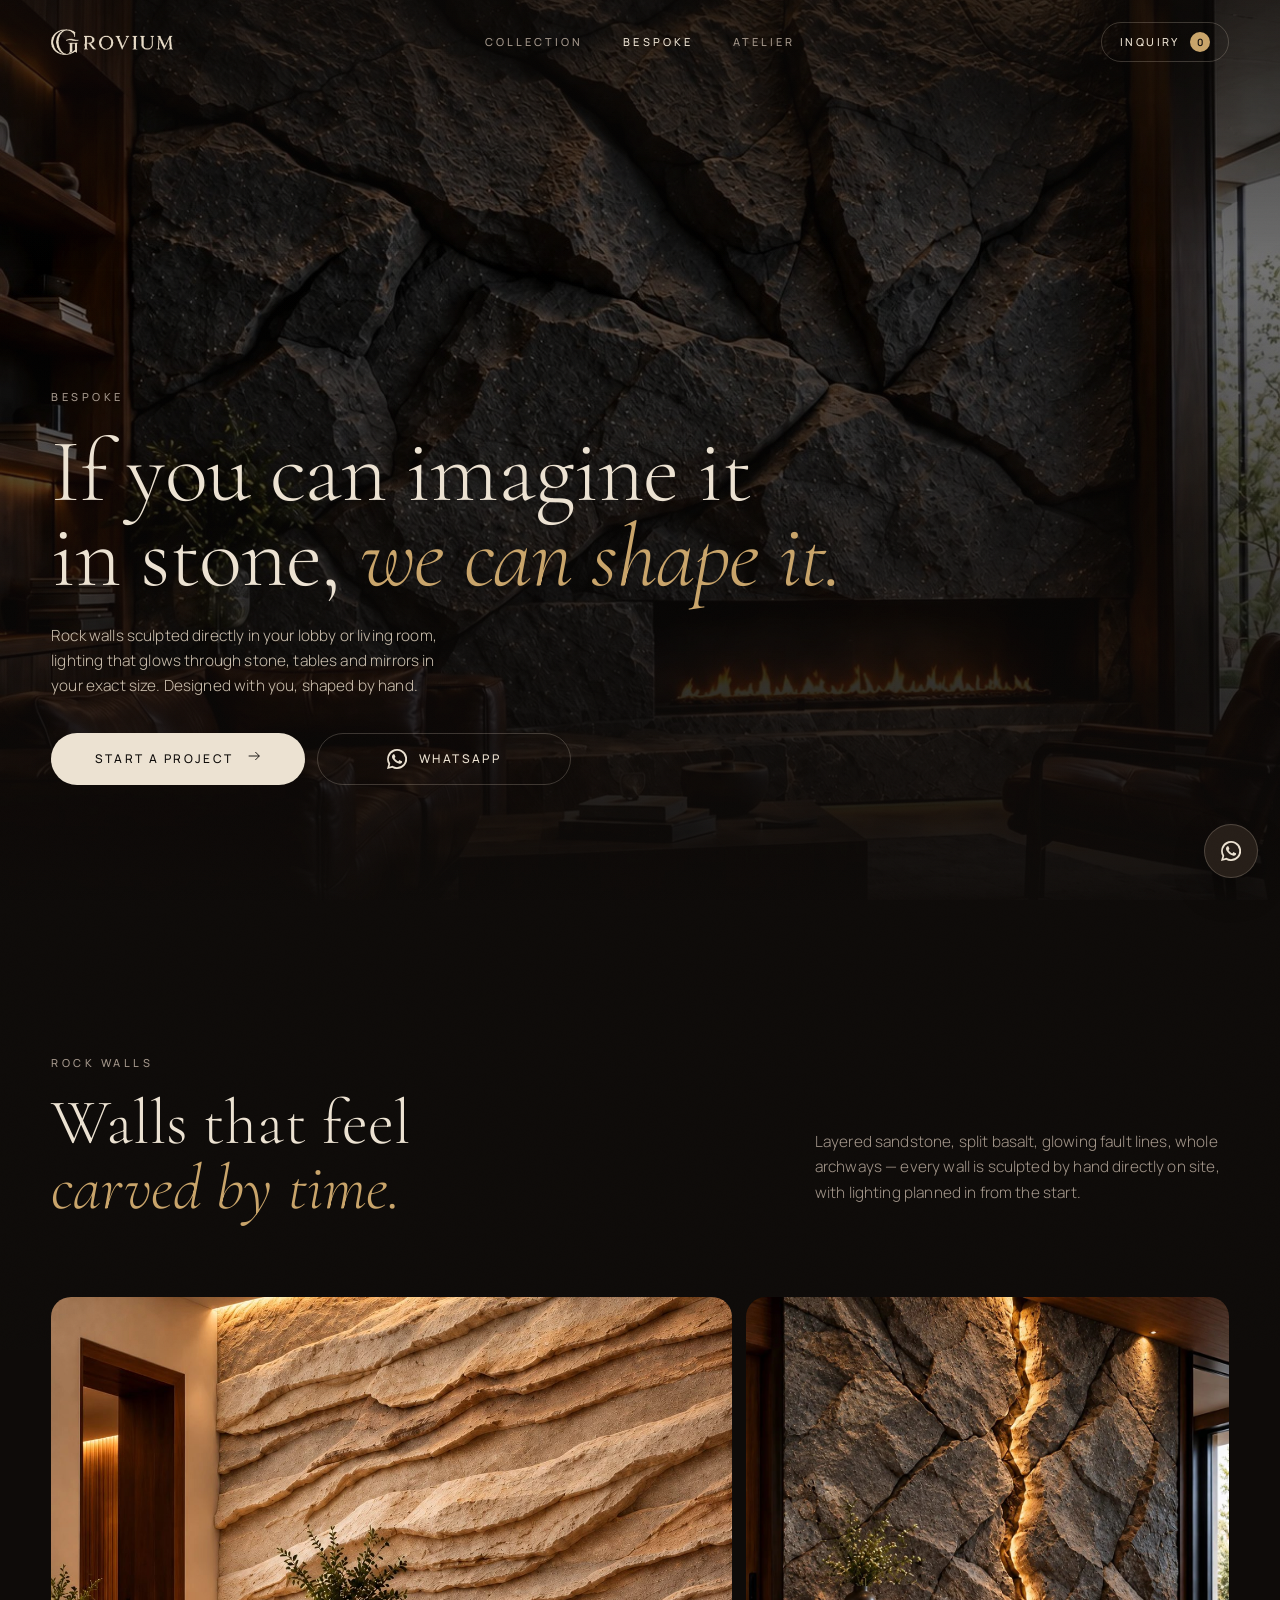
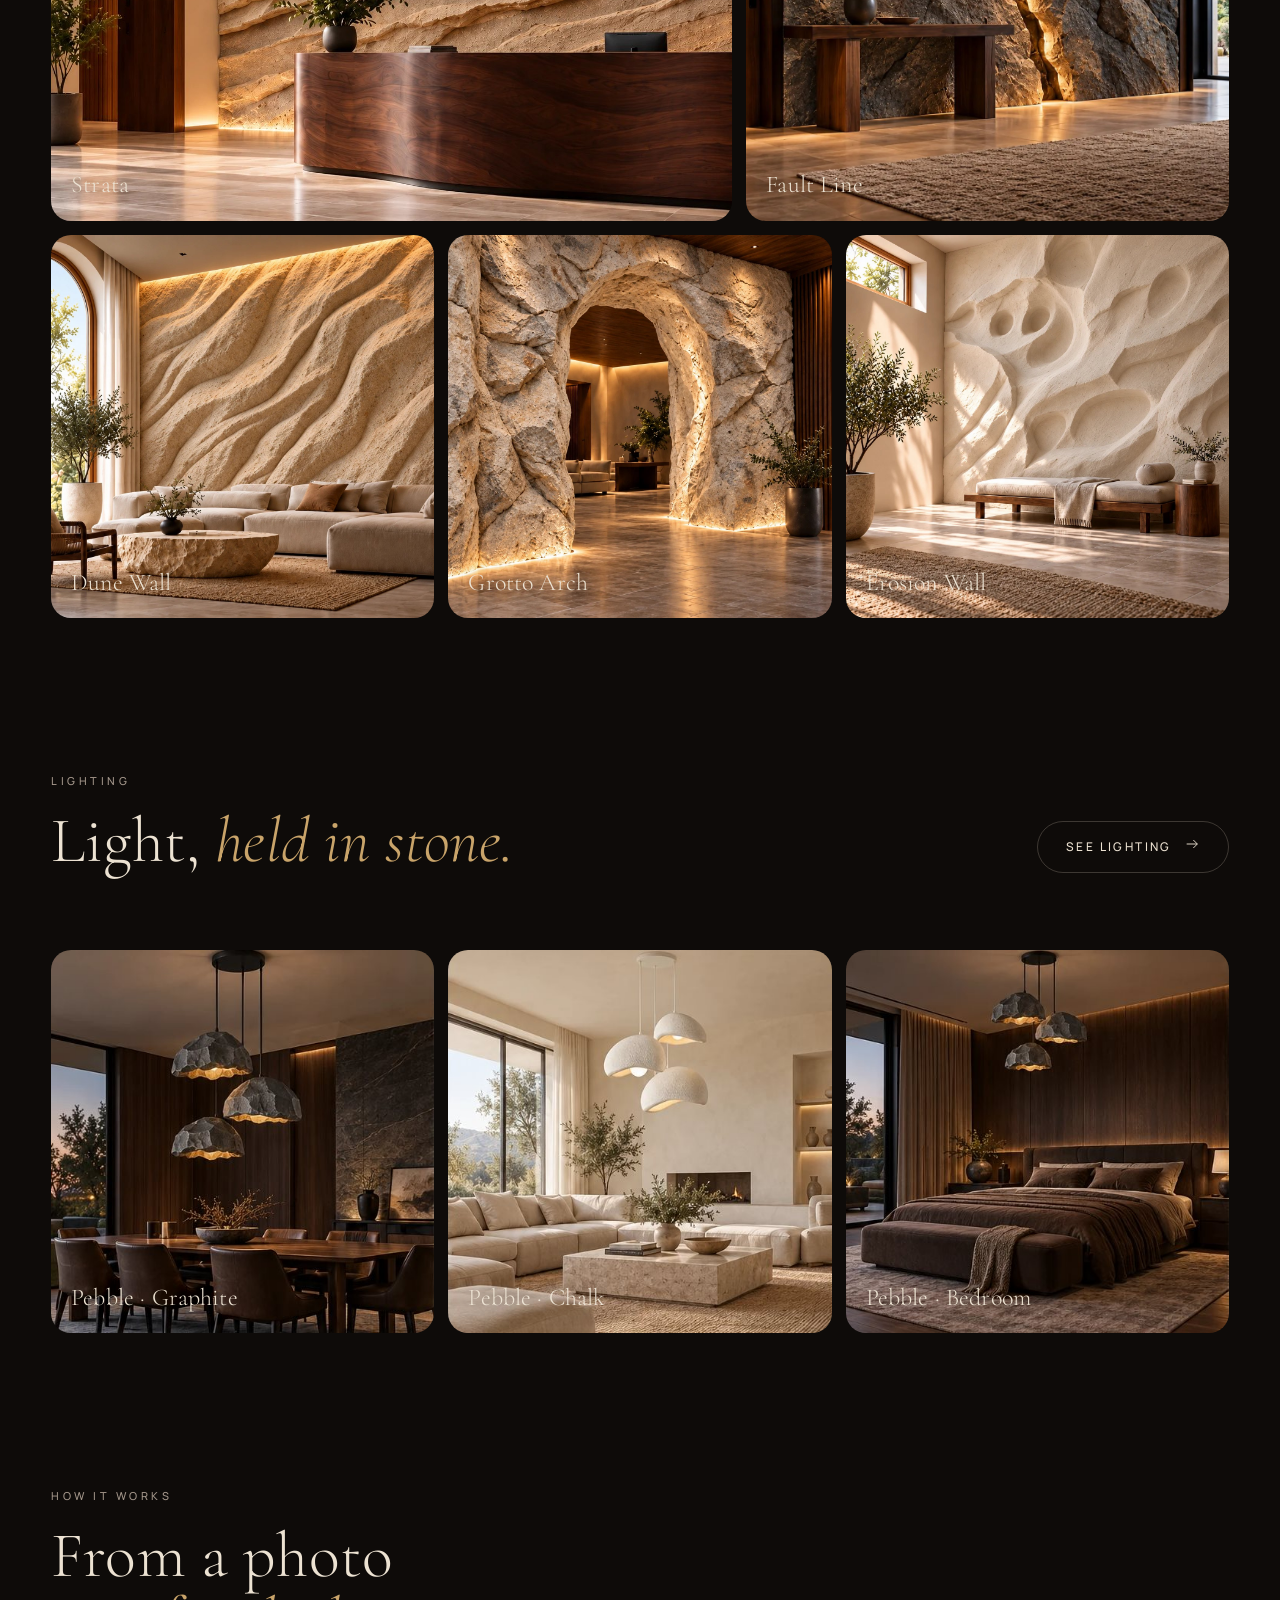
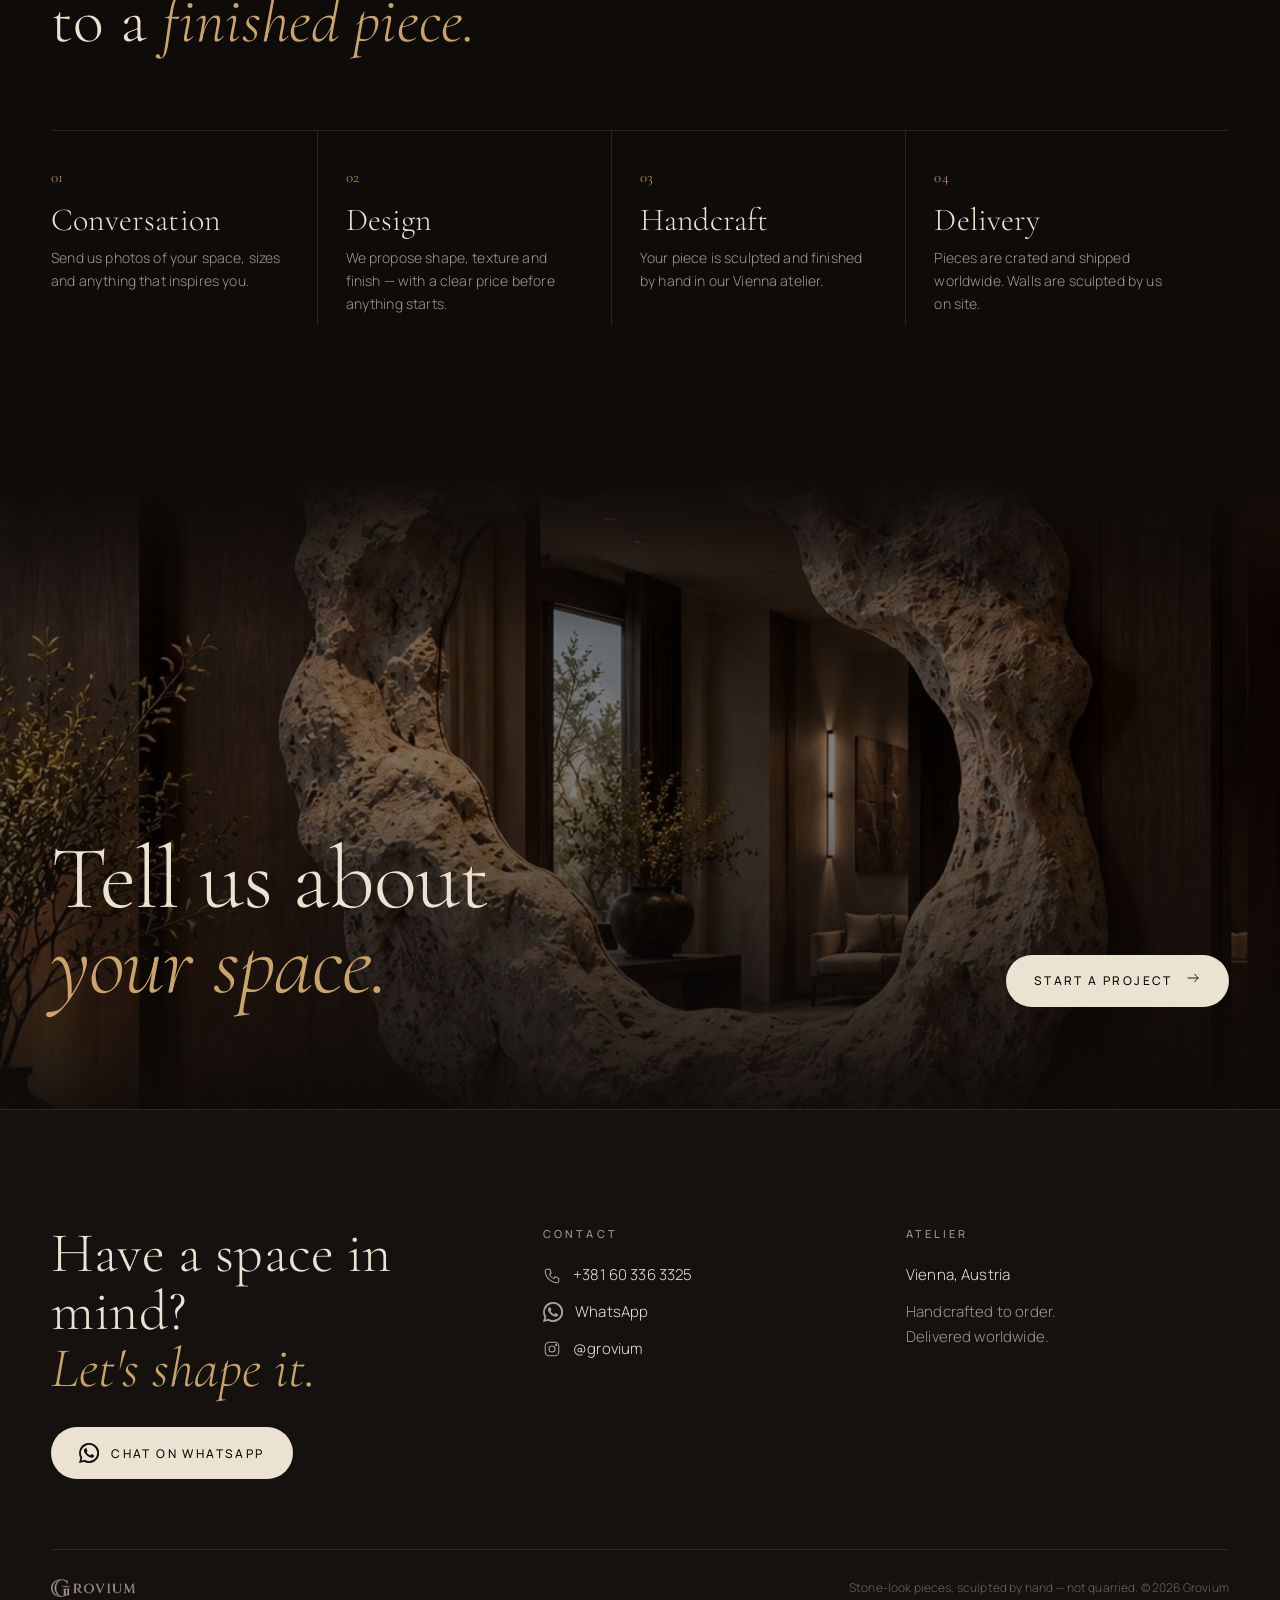
<file: bespoke.html>
<!doctype html>
<html lang="en">
<head>
  <meta charset="utf-8">
  <meta name="viewport" content="width=device-width, initial-scale=1">
  <title>Bespoke — Grovium</title>
  <meta name="description" content="Rock walls, sculptural lighting and stone-look furniture made to measure — designed with you, sculpted by hand in Vienna.">
  <link rel="icon" href="assets/img/logo-light.png">
  <link rel="preconnect" href="https://fonts.googleapis.com">
  <link rel="preconnect" href="https://fonts.gstatic.com" crossorigin>
  <link href="https://fonts.googleapis.com/css2?family=Cormorant+Garamond:ital,wght@0,300;0,400;0,500;1,300;1,400&family=Manrope:wght@300;400;500;600&display=swap" rel="stylesheet">
  <link rel="stylesheet" href="assets/css/style.css">
</head>
<body data-page="bespoke">

<main>
  <section class="bespoke-hero">
    <div class="bg"><img src="assets/img/wall-2.jpg" alt="Dark sculpted rock wall around a fireplace"></div>
    <div class="content">
      <span class="eyebrow reveal">Bespoke</span>
      <h1 class="h-display reveal reveal-d1" style="margin-top:20px">If you can imagine it<br>in stone, <em>we can shape it.</em></h1>
      <p class="lead reveal reveal-d2">Rock walls sculpted directly in your lobby or living room, lighting that glows through stone, tables and mirrors in your exact size. Designed with you, shaped by hand.</p>
      <div class="p-actions reveal reveal-d3" style="margin-top:34px;max-width:520px">
        <button class="btn btn-solid" data-open-inquiry>Start a project <span class="arrow"></span></button>
        <a class="btn btn-ghost" id="wa-cta" target="_blank" rel="noopener"></a>
      </div>
    </div>
  </section>

  <section class="section" id="walls">
    <div class="section-head">
      <div class="reveal"><span class="eyebrow">Rock walls</span><h2 class="h-section">Walls that feel<br><em>carved by time.</em></h2></div>
      <p class="lead reveal reveal-d1">Layered sandstone, split basalt, glowing fault lines, whole archways — every wall is sculpted by hand directly on site, with lighting planned in from the start.</p>
    </div>
    <div class="wall-grid">
      <figure class="a reveal"><img src="assets/img/wall-3.jpg" alt="Layered sandstone wall behind a walnut reception desk" loading="lazy"><figcaption>Strata</figcaption></figure>
      <figure class="b reveal reveal-d1"><img src="assets/img/wall-6.jpg" alt="Dark rock wall split by a vein of light" loading="lazy"><figcaption>Fault Line</figcaption></figure>
      <figure class="c reveal"><img src="assets/img/wall-1.jpg" alt="Wind-carved beige wall in a living room" loading="lazy"><figcaption>Dune Wall</figcaption></figure>
      <figure class="d reveal reveal-d1"><img src="assets/img/wall-4.jpg" alt="Sculpted rock archway" loading="lazy"><figcaption>Grotto Arch</figcaption></figure>
      <figure class="e reveal reveal-d2"><img src="assets/img/wall-5.jpg" alt="Eroded pale rock wall above a bench" loading="lazy"><figcaption>Erosion Wall</figcaption></figure>
    </div>
  </section>

  <section class="section" id="lighting" style="padding-top:0">
    <div class="section-head">
      <div class="reveal"><span class="eyebrow">Lighting</span><h2 class="h-section">Light, <em>held in stone.</em></h2></div>
      <a class="btn btn-ghost reveal reveal-d1" href="collection.html?cat=lighting">See lighting <span class="arrow"></span></a>
    </div>
    <div class="wall-grid">
      <figure class="c reveal"><img src="assets/img/light-1.jpg" alt="Graphite pendant trio over a dining table" loading="lazy"><figcaption>Pebble · Graphite</figcaption></figure>
      <figure class="d reveal reveal-d1"><img src="assets/img/light-4.jpg" alt="Chalk pendant trio in a bright living room" loading="lazy"><figcaption>Pebble · Chalk</figcaption></figure>
      <figure class="e reveal reveal-d2"><img src="assets/img/light-5.jpg" alt="Graphite pendants in a dark bedroom" loading="lazy"><figcaption>Pebble · Bedroom</figcaption></figure>
    </div>
  </section>

  <section class="section" style="padding-top:0">
    <div class="section-head">
      <div class="reveal"><span class="eyebrow">How it works</span><h2 class="h-section">From a photo<br>to a <em>finished piece.</em></h2></div>
    </div>
    <div class="steps">
      <div class="step reveal"><span class="num">01</span><h3>Conversation</h3><p>Send us photos of your space, sizes and anything that inspires you.</p></div>
      <div class="step reveal reveal-d1"><span class="num">02</span><h3>Design</h3><p>We propose shape, texture and finish — with a clear price before anything starts.</p></div>
      <div class="step reveal reveal-d2"><span class="num">03</span><h3>Handcraft</h3><p>Your piece is sculpted and finished by hand in our Vienna atelier.</p></div>
      <div class="step reveal reveal-d3"><span class="num">04</span><h3>Delivery</h3><p>Pieces are crated and shipped worldwide. Walls are sculpted by us on site.</p></div>
    </div>
  </section>

  <section class="bespoke-band" style="min-height:70vh">
    <div class="bg"><img src="assets/img/grotto-room.jpg" alt="" loading="lazy" style="object-position:center 30%"></div>
    <div class="content">
      <h2 class="h-display reveal">Tell us about<br><em>your space.</em></h2>
      <button class="btn btn-solid reveal reveal-d1" data-open-inquiry>Start a project <span class="arrow"></span></button>
    </div>
  </section>
</main>

<script type="module">
  import { ICON, waLink, fillIcons } from './assets/js/app.js';
  const wa = document.getElementById('wa-cta');
  wa.href = waLink('Hello Grovium, I have a bespoke project in mind: ');
  wa.innerHTML = `${ICON.wa} WhatsApp`;
  fillIcons();
</script>
</body>
</html>
</file>
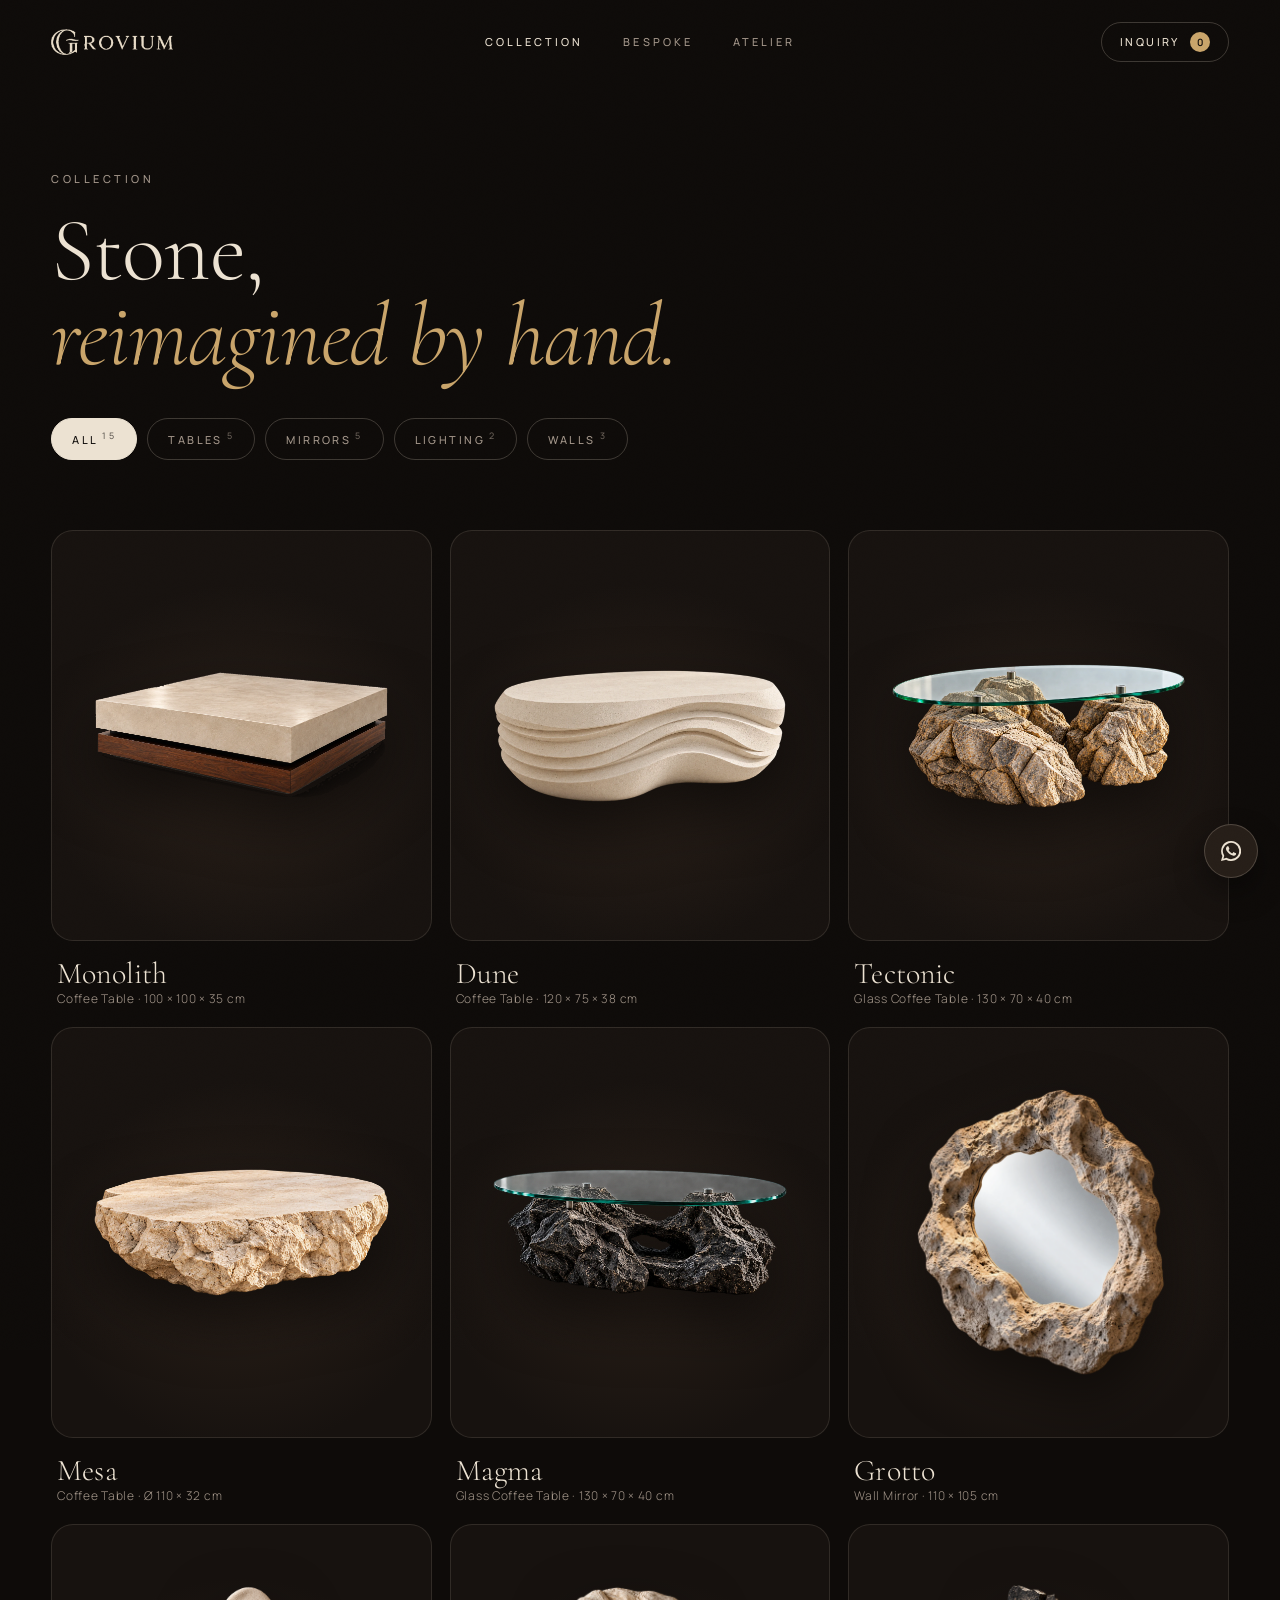
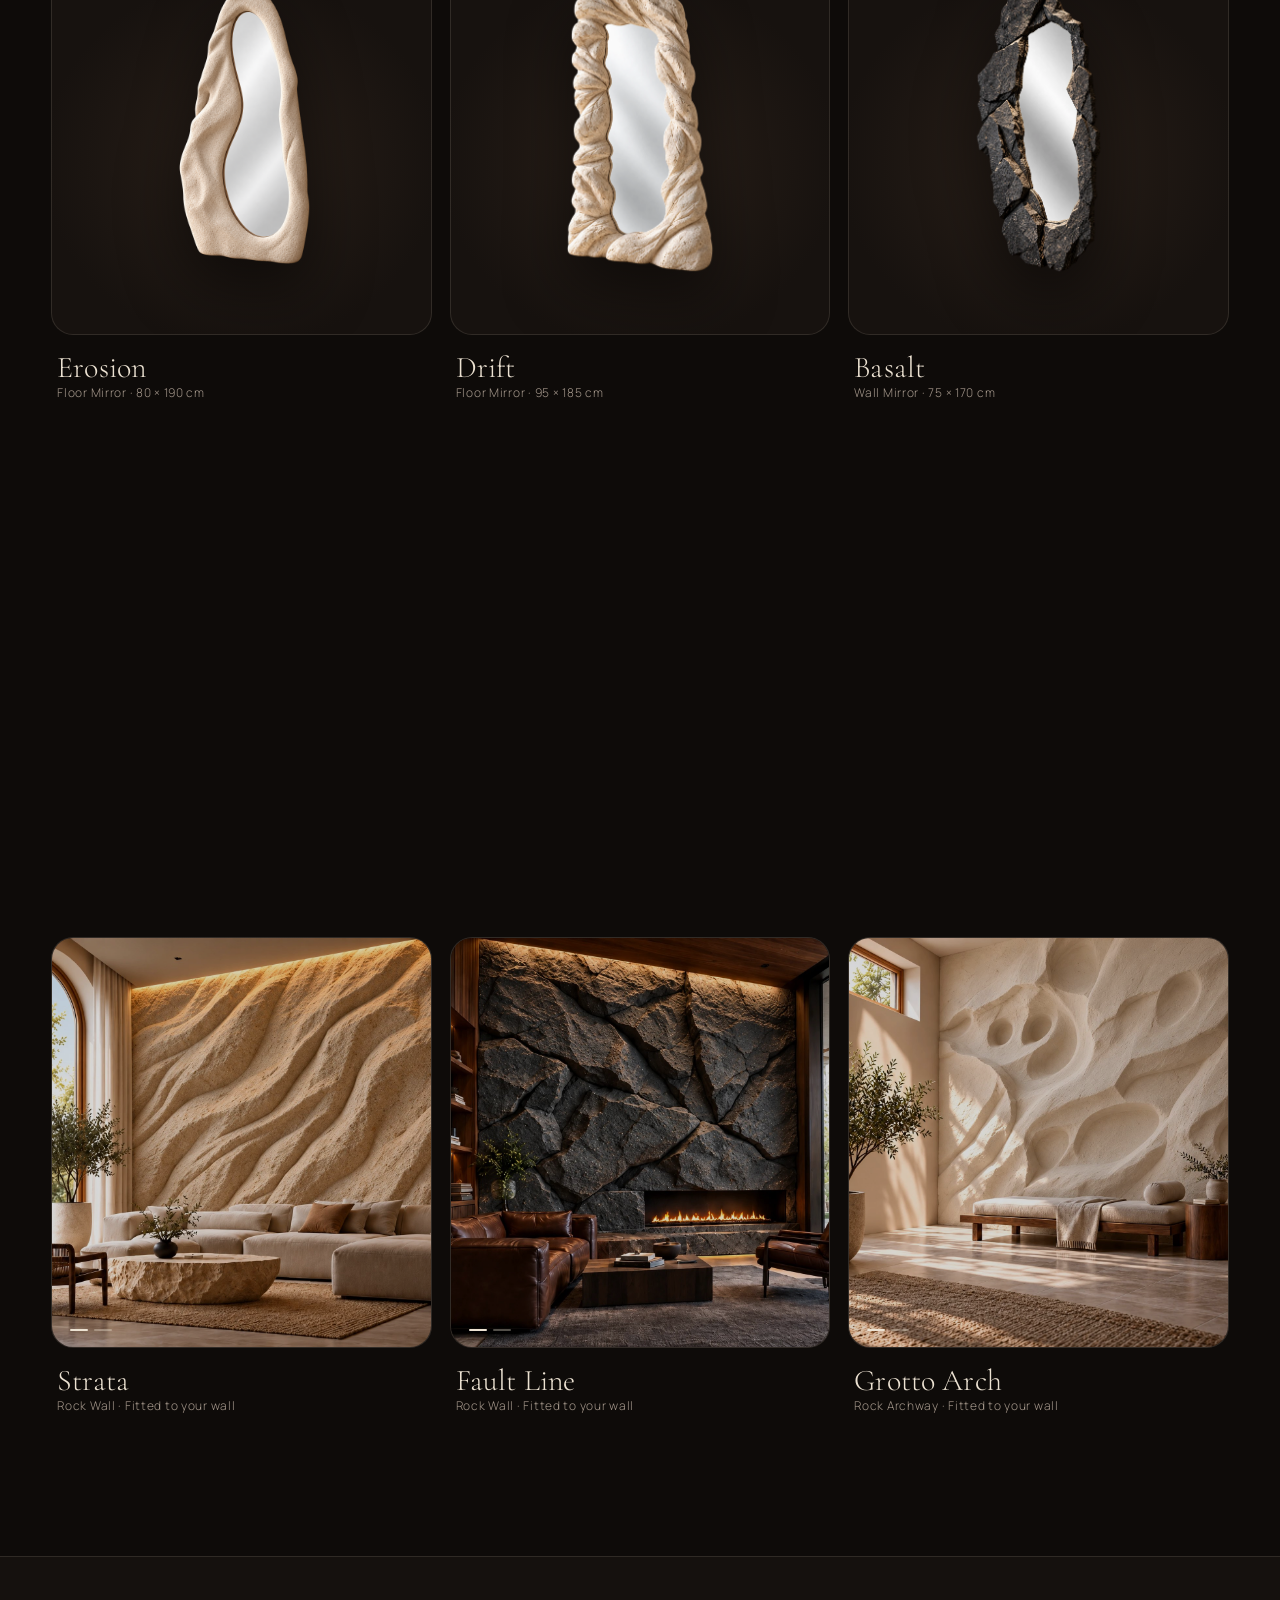
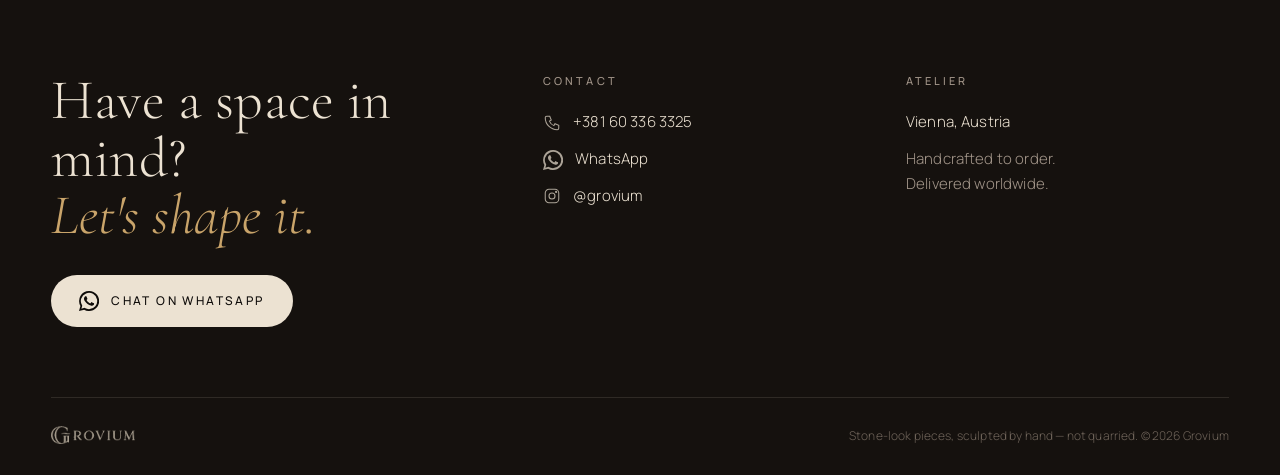
<file: collection.html>
<!doctype html>
<html lang="en">
<head>
  <meta charset="utf-8">
  <meta name="viewport" content="width=device-width, initial-scale=1">
  <title>Collection — Grovium</title>
  <meta name="description" content="Stone-look coffee tables, sculptural mirrors, pendant lights and rock walls — handcrafted to order in Vienna.">
  <link rel="icon" href="assets/img/logo-light.png">
  <link rel="preconnect" href="https://fonts.googleapis.com">
  <link rel="preconnect" href="https://fonts.gstatic.com" crossorigin>
  <link href="https://fonts.googleapis.com/css2?family=Cormorant+Garamond:ital,wght@0,300;0,400;0,500;1,300;1,400&family=Manrope:wght@300;400;500;600&display=swap" rel="stylesheet">
  <link rel="stylesheet" href="assets/css/style.css">
</head>
<body data-page="collection">

<main>
  <section class="page-hero">
    <span class="eyebrow reveal">Collection</span>
    <h1 class="h-display reveal reveal-d1">Stone,<br><em>reimagined by hand.</em></h1>
    <div class="filters reveal reveal-d2" id="filters" role="tablist" aria-label="Filter by category"></div>
  </section>
  <section class="grid" id="grid" aria-live="polite"></section>
</main>

<script type="module">
  import { PRODUCTS, CATEGORIES } from './assets/js/data.js';
  import { card, observeReveals } from './assets/js/app.js';

  const grid = document.getElementById('grid');
  const filters = document.getElementById('filters');
  grid.innerHTML = PRODUCTS.map(card).join('');

  const tabs = [{ id: 'all', label: 'All' }, ...CATEGORIES];
  const count = id => id === 'all' ? PRODUCTS.length : PRODUCTS.filter(p => p.category === id).length;
  filters.innerHTML = tabs.map(t => `<button class="pill" role="tab" data-cat="${t.id}">${t.label}<sup>${count(t.id)}</sup></button>`).join('');

  function apply(cat) {
    if (!tabs.some(t => t.id === cat)) cat = 'all';
    filters.querySelectorAll('.pill').forEach(b => { const on = b.dataset.cat === cat; b.classList.toggle('active', on); b.setAttribute('aria-selected', on); });
    grid.querySelectorAll('.card').forEach(c => {
      const show = cat === 'all' || c.dataset.cat === cat;
      c.classList.toggle('hidden', !show);
      if (show) { c.classList.remove('visible'); }
    });
    observeReveals(grid);
    const url = new URL(location); cat === 'all' ? url.searchParams.delete('cat') : url.searchParams.set('cat', cat);
    history.replaceState(null, '', url);
  }
  filters.addEventListener('click', e => { const b = e.target.closest('.pill'); if (b) apply(b.dataset.cat); });
  apply(new URLSearchParams(location.search).get('cat') || 'all');
</script>
</body>
</html>
</file>
<file: assets/css/style.css>
/* ─────────────────────────────────────────────
   GROVIUM — dark stone & walnut
   ───────────────────────────────────────────── */
:root {
  --bg: #0e0b09;
  --bg-2: #15110e;
  --surface: #1c1612;
  --surface-2: #261e18;
  --line: rgba(232, 220, 200, .12);
  --line-2: rgba(232, 220, 200, .22);
  --text: #ece2d2;
  --muted: #a3968a;
  --dim: #6f645a;
  --gold: #c9a46a;
  --gold-soft: rgba(201, 164, 106, .18);
  --walnut: #5b3a26;

  --serif: 'Cormorant Garamond', 'Times New Roman', serif;
  --sans: 'Manrope', system-ui, sans-serif;

  --gutter: clamp(16px, 4vw, 56px);
  --ease: cubic-bezier(.22, .8, .2, 1);
  --ease-io: cubic-bezier(.7, 0, .2, 1);
  color-scheme: dark;
}

*, *::before, *::after { box-sizing: border-box; }
html { -webkit-text-size-adjust: 100%; }
body {
  margin: 0;
  background: var(--bg);
  color: var(--text);
  font-family: var(--sans);
  font-weight: 300;
  font-size: 15px;
  line-height: 1.65;
  letter-spacing: .01em;
  -webkit-font-smoothing: antialiased;
  overflow-x: hidden;
}
img { display: block; max-width: 100%; }
a { color: inherit; text-decoration: none; }
button { font: inherit; color: inherit; background: none; border: 0; cursor: pointer; padding: 0; }
input, textarea, select { font: inherit; color: inherit; }
::selection { background: var(--gold); color: var(--bg); }

/* grain overlay for a tactile, photographic feel */
body::after {
  content: ''; position: fixed; inset: -50%; z-index: 100; pointer-events: none;
  background-image: url("data:image/svg+xml,%3Csvg xmlns='http://www.w3.org/2000/svg' width='160' height='160'%3E%3Cfilter id='n'%3E%3CfeTurbulence type='fractalNoise' baseFrequency='.9' numOctaves='3' stitchTiles='stitch'/%3E%3C/filter%3E%3Crect width='100%25' height='100%25' filter='url(%23n)' opacity='.5'/%3E%3C/svg%3E");
  opacity: .05; mix-blend-mode: overlay;
}

/* ── type ─────────────────────────────────── */
.eyebrow {
  font-family: var(--sans); font-size: 11px; font-weight: 500;
  letter-spacing: .32em; text-transform: uppercase; color: var(--muted);
}
.serif { font-family: var(--serif); font-weight: 300; }
.h-display {
  font-family: var(--serif); font-weight: 300; line-height: .95;
  font-size: clamp(44px, 7vw, 110px); letter-spacing: -.01em; margin: 0;
}
.h-section {
  font-family: var(--serif); font-weight: 300; line-height: 1.02;
  font-size: clamp(36px, 5vw, 72px); margin: 0;
}
.h-section em, .h-display em { font-style: italic; color: var(--gold); }
.lead { font-size: clamp(15px, 1.2vw, 17px); color: var(--muted); max-width: 46ch; }

/* ── buttons ──────────────────────────────── */
.btn {
  display: inline-flex; align-items: center; gap: 12px;
  height: 52px; padding: 0 28px; border-radius: 999px;
  font-size: 12px; font-weight: 500; letter-spacing: .2em; text-transform: uppercase;
  transition: background .4s var(--ease), color .4s var(--ease), border-color .4s var(--ease), transform .4s var(--ease);
  white-space: nowrap;
}
.btn-solid { background: var(--text); color: var(--bg); }
.btn-solid:hover { background: var(--gold); }
.btn-ghost { border: 1px solid var(--line-2); }
.btn-ghost:hover { border-color: var(--text); }
.btn .arrow { transition: transform .4s var(--ease); }
.btn:hover .arrow { transform: translateX(4px); }
.link-line {
  font-size: 12px; font-weight: 500; letter-spacing: .2em; text-transform: uppercase;
  background: linear-gradient(currentColor, currentColor) 0 100% / 0 1px no-repeat;
  padding-bottom: 4px; transition: background-size .5s var(--ease);
}
.link-line:hover { background-size: 100% 1px; }

/* ── header ───────────────────────────────── */
.site-header {
  position: fixed; inset: 0 0 auto; z-index: 50;
  display: grid; grid-template-columns: 1fr auto 1fr; align-items: center;
  padding: 22px var(--gutter);
  transition: background .5s var(--ease), padding .5s var(--ease), backdrop-filter .5s;
}
.site-header.scrolled {
  background: rgba(14, 11, 9, .72); backdrop-filter: blur(14px); -webkit-backdrop-filter: blur(14px);
  padding-top: 14px; padding-bottom: 14px; border-bottom: 1px solid var(--line);
}
.logo img { height: 26px; width: auto; }
.nav { display: flex; gap: 40px; }
.nav a {
  font-size: 11px; font-weight: 500; letter-spacing: .28em; text-transform: uppercase; color: var(--muted);
  transition: color .3s;
}
.nav a:hover, .nav a.active { color: var(--text); }
.header-actions { display: flex; justify-content: flex-end; align-items: center; gap: 18px; }
.inquiry-btn {
  display: inline-flex; align-items: center; gap: 10px; height: 40px; padding: 0 18px;
  border: 1px solid var(--line-2); border-radius: 999px;
  font-size: 11px; font-weight: 500; letter-spacing: .22em; text-transform: uppercase;
  transition: border-color .3s, background .3s;
}
.inquiry-btn:hover { border-color: var(--text); }
.inquiry-count {
  min-width: 20px; height: 20px; border-radius: 10px; padding: 0 6px;
  display: grid; place-items: center; font-size: 10px; letter-spacing: 0;
  background: var(--gold); color: var(--bg); font-weight: 600;
  transition: transform .4s var(--ease);
}
.inquiry-count.bump { animation: bump .5s var(--ease); }
@keyframes bump { 40% { transform: scale(1.45); } }
.menu-btn { display: none; width: 40px; height: 40px; position: relative; }
.menu-btn span { position: absolute; left: 10px; right: 10px; height: 1px; background: var(--text); transition: transform .4s var(--ease), top .4s var(--ease); }
.menu-btn span:nth-child(1) { top: 16px; }
.menu-btn span:nth-child(2) { top: 23px; }
.menu-open .menu-btn span:nth-child(1) { top: 20px; transform: rotate(45deg); }
.menu-open .menu-btn span:nth-child(2) { top: 20px; transform: rotate(-45deg); }

.mobile-menu {
  position: fixed; inset: 0; z-index: 45; background: var(--bg);
  display: flex; flex-direction: column; justify-content: center; gap: 8px; padding: 0 var(--gutter);
  opacity: 0; pointer-events: none; transition: opacity .5s var(--ease);
}
.mobile-menu a { font-family: var(--serif); font-size: 48px; font-weight: 300; line-height: 1.2; }
.menu-open .mobile-menu { opacity: 1; pointer-events: auto; }

/* ── HERO SHOWCASE ────────────────────────── */
.showcase {
  position: relative; height: 100vh; height: 100svh; min-height: 640px; overflow: hidden;
  background:
    radial-gradient(60% 55% at 50% 62%, rgba(201,164,106,.16), transparent 70%),
    radial-gradient(120% 80% at 50% 120%, #2a1f17 0%, transparent 60%),
    var(--bg);
}
.showcase-word {
  position: absolute; left: 0; right: 0; top: 50%; transform: translateY(-62%);
  display: flex; justify-content: center; pointer-events: none; user-select: none;
  font-family: var(--serif); font-weight: 400; line-height: .8; text-transform: uppercase; letter-spacing: -.02em;
  white-space: nowrap;
}
.word-inner { display: grid; place-items: center; }
.showcase-word .w {
  grid-area: 1 / 1; display: flex; overflow: hidden; padding: .04em 0 .02em;
}
.showcase-word .ch {
  display: inline-block;
  background-image: linear-gradient(180deg, rgba(255,240,215,.10) 0%, rgba(14,11,9,0) 35%, rgba(14,11,9,.6) 100%), url(../img/tex-stone.jpg);
  background-size: 100% 100%, 2.2em auto;
  -webkit-background-clip: text; background-clip: text; color: transparent;
  filter: brightness(.5) contrast(1.15) saturate(.9);
  transform: translateY(105%);
  transition: transform 1.1s var(--ease);
}
.showcase-word .w.in .ch { transform: translateY(0); }
.showcase-word .w.out .ch { transform: translateY(-105%); transition-timing-function: var(--ease-io); transition-duration: .8s; }

.showcase-stage {
  position: absolute; left: 50%; top: 58%; width: min(62vw, 880px); height: 58vh;
  transform: translate(-50%, -50%); pointer-events: none;
}
.stage-inner { position: absolute; inset: 0; }
.showcase-stage .piece {
  --dir: 1;
  position: absolute; inset: 0; display: grid; place-items: center;
  opacity: 0; transform: translateX(calc(14vw * var(--dir))) scale(.92) rotate(calc(2deg * var(--dir))); filter: blur(8px);
  transition: opacity 1s var(--ease), transform 1.3s var(--ease), filter 1s var(--ease);
}
.showcase-stage .piece.in { opacity: 1; transform: none; filter: none; }
.showcase-stage .piece.out { opacity: 0; transform: translateX(calc(-14vw * var(--dir))) scale(.92) rotate(calc(-2deg * var(--dir))); filter: blur(8px); transition-duration: .9s; transition-timing-function: var(--ease-io); }
.viewer.ready .viewer-loading { display: none; }
.showcase-stage .piece img {
  position: absolute; inset: 0; width: 100%; height: 100%; object-fit: contain;
  filter: drop-shadow(0 40px 50px rgba(0,0,0,.55));
  animation: float 7s ease-in-out infinite;
}
.parallax { transition: transform .9s cubic-bezier(.2,.7,.2,1); will-change: transform; }
@keyframes float { 50% { transform: translateY(-14px); } }

.showcase-meta {
  position: absolute; left: var(--gutter); bottom: clamp(28px, 6vh, 64px); z-index: 3; max-width: 360px;
}
.showcase-meta .eyebrow { display: block; margin-bottom: 14px; }
.showcase-meta .name { font-family: var(--serif); font-style: italic; font-size: clamp(30px, 3vw, 44px); line-height: 1; font-weight: 300; }
.showcase-meta .dims { color: var(--muted); margin: 10px 0 22px; font-size: 13px; }
.showcase-meta .actions { display: flex; gap: 22px; align-items: center; flex-wrap: wrap; }
.fade-swap { transition: opacity .45s var(--ease), transform .6s var(--ease); }
.fade-swap.hide { opacity: 0; transform: translateY(10px); }

.showcase-nav {
  position: absolute; right: var(--gutter); bottom: clamp(28px, 6vh, 64px); z-index: 3;
  display: flex; flex-direction: column; align-items: flex-end; gap: 18px;
}
.showcase-count { font-family: var(--serif); font-size: 18px; color: var(--muted); }
.showcase-count b { color: var(--text); font-weight: 400; font-size: 28px; }
.showcase-progress { width: 160px; height: 1px; background: var(--line-2); position: relative; overflow: hidden; }
.showcase-progress i { position: absolute; inset: 0; background: var(--text); transform-origin: left; transform: scaleX(0); }
.arrows { display: flex; gap: 10px; }
.arrow-btn {
  width: 50px; height: 50px; border-radius: 50%; border: 1px solid var(--line-2);
  display: grid; place-items: center; transition: border-color .3s, background .3s, color .3s;
}
.arrow-btn:hover { background: var(--text); color: var(--bg); border-color: var(--text); }

.showcase-thumbs {
  position: absolute; left: 50%; bottom: clamp(28px, 6vh, 64px); transform: translateX(-50%); z-index: 3;
  display: flex; gap: 8px;
}
.thumb {
  width: 64px; height: 52px; border-radius: 10px; border: 1px solid var(--line);
  background: rgba(255,255,255,.02); display: grid; place-items: center; padding: 6px;
  opacity: .5; transition: opacity .3s, border-color .3s, transform .4s var(--ease);
}
.thumb { position: relative; overflow: hidden; }
.thumb img { position: absolute; inset: 6px; width: calc(100% - 12px); height: calc(100% - 12px); object-fit: contain; }
.thumb:hover { opacity: .9; transform: translateY(-3px); }
.thumb.active { opacity: 1; border-color: var(--gold); }

.showcase-tagline {
  position: absolute; top: 112px; left: 0; right: 0; z-index: 3; text-align: center;
}
.showcase-tagline .eyebrow { color: var(--muted); }

.scroll-cue {
  position: absolute; left: 50%; bottom: 10px; transform: translateX(-50%); width: 1px; height: 34px;
  background: linear-gradient(var(--text), transparent); opacity: .35; animation: cue 2.4s var(--ease) infinite;
}
@keyframes cue { 0% { transform: translateX(-50%) scaleY(0); transform-origin: top; } 50% { transform: translateX(-50%) scaleY(1); transform-origin: top; } 51% { transform-origin: bottom; } 100% { transform: translateX(-50%) scaleY(0); transform-origin: bottom; } }

/* ── sections ─────────────────────────────── */
.section { padding: clamp(80px, 12vw, 180px) var(--gutter); position: relative; }
.section-head { display: flex; justify-content: space-between; align-items: end; gap: 40px; flex-wrap: wrap; margin-bottom: clamp(40px, 6vw, 80px); }
.section-head .eyebrow { display: block; margin-bottom: 18px; }

/* reveal on scroll */
.reveal { opacity: 0; transform: translateY(40px); transition: opacity 1.2s var(--ease), transform 1.2s var(--ease); }
.reveal.visible { opacity: 1; transform: none; }
.reveal-d1 { transition-delay: .12s; } .reveal-d2 { transition-delay: .24s; } .reveal-d3 { transition-delay: .36s; }

/* ── 3D studio ────────────────────────────── */
.studio {
  display: grid; grid-template-columns: 1.5fr 1fr; gap: clamp(30px, 5vw, 80px); align-items: center;
  background: linear-gradient(180deg, var(--bg) 0%, var(--bg-2) 100%);
}
.viewer {
  position: relative; aspect-ratio: 4 / 3; border-radius: 28px; overflow: hidden;
  background: radial-gradient(70% 60% at 50% 60%, #2b2119 0%, #15100d 70%);
  border: 1px solid var(--line);
  cursor: grab;
}
.viewer:active { cursor: grabbing; }
.viewer canvas { display: block; width: 100% !important; height: 100% !important; }
.viewer-hint {
  position: absolute; left: 50%; bottom: 20px; transform: translateX(-50%);
  display: flex; align-items: center; gap: 10px; padding: 9px 16px; border-radius: 999px;
  background: rgba(14,11,9,.6); backdrop-filter: blur(8px); border: 1px solid var(--line);
  font-size: 11px; letter-spacing: .2em; text-transform: uppercase; color: var(--muted);
  transition: opacity .6s; pointer-events: none;
}
.viewer-hint.gone { opacity: 0; }
.viewer-loading { position: absolute; inset: 0; display: grid; place-items: center; color: var(--muted); font-size: 12px; letter-spacing: .2em; text-transform: uppercase; }
.viewer-dims {
  position: absolute; top: 20px; left: 22px; font-size: 11px; letter-spacing: .2em; text-transform: uppercase; color: var(--muted);
}
.studio-copy .eyebrow { display: block; margin-bottom: 18px; }
.studio-copy .lead { margin: 22px 0 34px; }
.option-group { margin-bottom: 26px; }
.option-group .label { font-size: 11px; letter-spacing: .24em; text-transform: uppercase; color: var(--muted); margin-bottom: 12px; display: flex; justify-content: space-between; }
.option-group .label b { color: var(--text); font-weight: 500; letter-spacing: .12em; }
.swatches { display: flex; gap: 12px; }
.swatch {
  width: 44px; height: 44px; border-radius: 50%; position: relative;
  background-size: cover; background-position: center;
  box-shadow: inset 0 0 0 1px rgba(255,255,255,.12);
  transition: transform .4s var(--ease);
}
.swatch::after { content: ''; position: absolute; inset: -5px; border-radius: 50%; border: 1px solid transparent; transition: border-color .3s; }
.swatch:hover { transform: scale(1.06); }
.swatch.active::after { border-color: var(--gold); }
.spec-list { list-style: none; padding: 0; margin: 30px 0 34px; border-top: 1px solid var(--line); }
.spec-list li { display: flex; justify-content: space-between; gap: 20px; padding: 14px 0; border-bottom: 1px solid var(--line); font-size: 14px; }
.spec-list li span:first-child { color: var(--muted); }
.spec-list li span:last-child { text-align: right; }

/* ── marquee ──────────────────────────────── */
.marquee-wrap { padding: clamp(60px, 8vw, 120px) 0; overflow: hidden; border-top: 1px solid var(--line); border-bottom: 1px solid var(--line); }
.marquee { display: flex; width: max-content; animation: marquee 60s linear infinite; }
.marquee.reverse { animation-direction: reverse; animation-duration: 70s; }
.marquee-wrap:hover .marquee { animation-play-state: paused; }
@keyframes marquee { to { transform: translateX(-50%); } }
.mq-item { display: flex; align-items: center; gap: 36px; padding-right: 36px; }
.mq-item a { display: flex; align-items: center; gap: 28px; }
.mq-item img { height: clamp(90px, 11vw, 160px); width: auto; filter: drop-shadow(0 20px 24px rgba(0,0,0,.5)); transition: transform .6s var(--ease); }
.mq-item a:hover img { transform: translateY(-8px) scale(1.04); }
.mq-item .mq-name { font-family: var(--serif); font-size: clamp(48px, 7vw, 110px); font-weight: 300; line-height: 1; color: var(--text); transition: color .4s; }
.mq-item a:hover .mq-name { color: var(--gold); font-style: italic; }
.mq-item .star { color: var(--gold); font-size: 22px; opacity: .7; }
.marquee + .marquee { margin-top: 30px; }

/* ── categories ───────────────────────────── */
.cat-grid { display: grid; grid-template-columns: repeat(4, 1fr); gap: 16px; }
.cat-card {
  position: relative; aspect-ratio: 3 / 4.4; border-radius: 22px; overflow: hidden; isolation: isolate;
}
.cat-card img { position: absolute; inset: 0; width: 100%; height: 100%; object-fit: cover; transition: transform 1.4s var(--ease), filter 1s; filter: brightness(.72) saturate(.9); }
.cat-card::after { content: ''; position: absolute; inset: 0; background: linear-gradient(180deg, transparent 45%, rgba(8,6,5,.88)); z-index: 1; }
.cat-card:hover img { transform: scale(1.07); filter: brightness(.9) saturate(1); }
.cat-card .cat-info { position: absolute; left: 24px; right: 24px; bottom: 22px; z-index: 2; display: flex; justify-content: space-between; align-items: end; }
.cat-card .cat-name { font-family: var(--serif); font-size: clamp(28px, 2.6vw, 40px); line-height: 1; font-weight: 300; }
.cat-card .cat-count { font-size: 11px; letter-spacing: .22em; text-transform: uppercase; color: var(--muted); }
.cat-card .cat-go {
  width: 42px; height: 42px; border-radius: 50%; border: 1px solid var(--line-2); display: grid; place-items: center;
  transition: background .4s, color .4s, transform .5s var(--ease);
}
.cat-card:hover .cat-go { background: var(--text); color: var(--bg); transform: rotate(-45deg); }

/* ── statement / atelier ──────────────────── */
.statement { display: grid; grid-template-columns: 1fr 1fr; gap: clamp(30px, 6vw, 100px); align-items: center; }
.statement-media { position: relative; }
.statement-media .main { border-radius: 26px; overflow: hidden; aspect-ratio: 4 / 5; }
.statement-media .main img { width: 100%; height: 115%; object-fit: cover; }
.statement-media .float {
  position: absolute; right: -8%; bottom: -10%; width: 46%; aspect-ratio: 1; border-radius: 20px; overflow: hidden;
  border: 6px solid var(--bg); box-shadow: 0 30px 60px rgba(0,0,0,.5);
}
.statement-media .float img { width: 100%; height: 100%; object-fit: cover; }
.facts { display: grid; grid-template-columns: repeat(3, 1fr); gap: 20px; margin-top: 50px; padding-top: 30px; border-top: 1px solid var(--line); }
.fact b { display: block; font-family: var(--serif); font-size: 34px; font-weight: 300; line-height: 1; margin-bottom: 8px; }
.fact span { font-size: 12px; color: var(--muted); letter-spacing: .08em; }
.note { font-size: 13px; color: var(--dim); margin-top: 26px; max-width: 46ch; }

/* ── bespoke band ─────────────────────────── */
.bespoke-band { position: relative; min-height: 90vh; display: grid; align-items: end; overflow: hidden; border-radius: 0; }
.bespoke-band .bg { position: absolute; inset: -10% 0; }
.bespoke-band .bg img { width: 100%; height: 100%; object-fit: cover; filter: brightness(.5); }
.bespoke-band::after { content: ''; position: absolute; inset: 0; background: linear-gradient(180deg, var(--bg) 0%, transparent 25%, transparent 50%, rgba(14,11,9,.9) 100%); }
.bespoke-band .content { position: relative; z-index: 2; padding: 0 var(--gutter) clamp(60px, 8vw, 110px); display: flex; justify-content: space-between; align-items: end; gap: 40px; flex-wrap: wrap; }
.bespoke-band .lead { color: #cbbfae; margin: 22px 0 0; }

/* ── footer ───────────────────────────────── */
.site-footer { padding: clamp(70px, 9vw, 130px) var(--gutter) 30px; border-top: 1px solid var(--line); background: var(--bg-2); }
.footer-top { display: grid; grid-template-columns: 1.4fr 1fr 1fr; gap: 40px; padding-bottom: 70px; }
.footer-cta { font-family: var(--serif); font-size: clamp(36px, 4.4vw, 64px); line-height: 1.02; font-weight: 300; margin: 0 0 30px; }
.footer-cta em { color: var(--gold); }
.footer-col h4 { font-size: 11px; letter-spacing: .28em; text-transform: uppercase; color: var(--muted); font-weight: 500; margin: 0 0 20px; }
.footer-col a, .footer-col p { display: flex; align-items: center; gap: 12px; margin: 0 0 12px; font-size: 15px; }
.footer-col a { transition: color .3s; }
.footer-col a:hover { color: var(--gold); }
.footer-col svg { flex: none; opacity: .7; }
.footer-bottom { display: flex; justify-content: space-between; align-items: center; gap: 20px; flex-wrap: wrap; padding-top: 28px; border-top: 1px solid var(--line); font-size: 12px; color: var(--dim); }
.footer-bottom img { height: 18px; opacity: .7; }

/* ── floating WhatsApp ────────────────────── */
.wa-float {
  position: fixed; right: 22px; bottom: 22px; z-index: 40; width: 54px; height: 54px; border-radius: 50%;
  display: grid; place-items: center; background: var(--surface-2); border: 1px solid var(--line-2);
  box-shadow: 0 14px 30px rgba(0,0,0,.4); transition: transform .4s var(--ease), background .3s;
}
.wa-float:hover { transform: translateY(-4px); background: #2f251e; }

/* ── inquiry drawer ───────────────────────── */
.scrim { position: fixed; inset: 0; z-index: 60; background: rgba(5,4,3,.6); backdrop-filter: blur(4px); opacity: 0; pointer-events: none; transition: opacity .5s var(--ease); }
.drawer {
  position: fixed; top: 0; right: 0; bottom: 0; z-index: 61; width: min(480px, 100vw);
  background: var(--bg-2); border-left: 1px solid var(--line);
  display: flex; flex-direction: column; transform: translateX(100%); transition: transform .7s var(--ease);
}
.drawer-open .scrim { opacity: 1; pointer-events: auto; }
.drawer-open .drawer { transform: none; }
.drawer-head { display: flex; justify-content: space-between; align-items: center; padding: 26px 28px; border-bottom: 1px solid var(--line); }
.drawer-head h3 { margin: 0; font-family: var(--serif); font-weight: 300; font-size: 32px; }
.drawer-body { flex: 1; overflow-y: auto; padding: 10px 28px 28px; }
.drawer-empty { color: var(--muted); padding: 40px 0; text-align: center; }
.drawer-empty .serif { font-size: 26px; color: var(--text); display: block; margin-bottom: 8px; }
.inq-item { display: grid; grid-template-columns: 76px 1fr auto; gap: 16px; align-items: center; padding: 16px 0; border-bottom: 1px solid var(--line); }
.inq-item .im { width: 76px; height: 64px; border-radius: 12px; background: var(--surface); display: grid; place-items: center; overflow: hidden; }
.inq-item .im img { max-height: 54px; max-width: 66px; object-fit: contain; }
.inq-item .im img.photo { width: 100%; height: 100%; max-width: none; max-height: none; object-fit: cover; }
.inq-item .n { font-family: var(--serif); font-size: 22px; line-height: 1.1; }
.inq-item .s { font-size: 12px; color: var(--muted); }
.inq-item .rm { color: var(--dim); font-size: 12px; letter-spacing: .14em; text-transform: uppercase; }
.inq-item .rm:hover { color: var(--text); }
.inq-form { display: grid; gap: 14px; margin-top: 26px; }
.field { display: grid; gap: 6px; }
.field label { font-size: 11px; letter-spacing: .22em; text-transform: uppercase; color: var(--muted); }
.field input, .field textarea {
  width: 100%; background: transparent; border: 0; border-bottom: 1px solid var(--line-2); padding: 10px 0; outline: none;
  transition: border-color .3s; font-size: 15px;
}
.field input:focus, .field textarea:focus { border-color: var(--gold); }
.field textarea { resize: vertical; min-height: 70px; }
.drawer-foot { padding: 20px 28px 28px; border-top: 1px solid var(--line); display: grid; gap: 10px; }
.drawer-foot .btn { justify-content: center; width: 100%; }
.drawer-foot small { color: var(--dim); text-align: center; font-size: 12px; }
.close-btn { width: 42px; height: 42px; border-radius: 50%; border: 1px solid var(--line-2); display: grid; place-items: center; transition: background .3s, color .3s; }
.close-btn:hover { background: var(--text); color: var(--bg); }

.toast {
  position: fixed; left: 50%; bottom: 28px; z-index: 70; transform: translate(-50%, 30px); opacity: 0;
  display: flex; align-items: center; gap: 14px; padding: 10px 12px 10px 10px; border-radius: 999px;
  background: var(--text); color: var(--bg); box-shadow: 0 20px 40px rgba(0,0,0,.4);
  transition: opacity .5s var(--ease), transform .6s var(--ease); pointer-events: none; font-size: 13px; font-weight: 500;
}
.toast.show { opacity: 1; transform: translate(-50%, 0); pointer-events: auto; }
.toast img { width: 40px; height: 32px; object-fit: contain; background: #d9cdbb; border-radius: 999px; padding: 3px; }
.toast button { font-size: 11px; letter-spacing: .18em; text-transform: uppercase; padding: 8px 14px; border-radius: 999px; background: var(--bg); color: var(--text); }

/* ── collection page ──────────────────────── */
.page-hero { padding: 170px var(--gutter) 40px; }
.page-hero .eyebrow { display: block; margin-bottom: 20px; }
.filters { display: flex; gap: 10px; flex-wrap: wrap; margin-top: 40px; }
.pill {
  height: 42px; padding: 0 20px; border-radius: 999px; border: 1px solid var(--line-2);
  font-size: 11px; font-weight: 500; letter-spacing: .22em; text-transform: uppercase; color: var(--muted);
  transition: all .35s var(--ease);
}
.pill:hover { color: var(--text); border-color: var(--text); }
.pill.active { background: var(--text); color: var(--bg); border-color: var(--text); }
.pill sup { font-size: 9px; margin-left: 4px; opacity: .6; }
.grid { display: grid; grid-template-columns: repeat(3, 1fr); gap: 18px; padding: 30px var(--gutter) 140px; }
.card { position: relative; display: block; transition: opacity .5s var(--ease), transform .7s var(--ease); }
.card.hidden { display: none; }
.card .stage {
  position: relative; aspect-ratio: 1 / 1.08; border-radius: 22px; overflow: hidden;
  background: radial-gradient(70% 60% at 50% 58%, #2a2019 0%, #17120f 75%);
  border: 1px solid var(--line);
}
.card .stage .cut { position: absolute; inset: 14% 10%; width: 80%; height: 72%; object-fit: contain; filter: drop-shadow(0 26px 30px rgba(0,0,0,.55)); transition: transform 1s var(--ease), opacity .7s var(--ease); }
.card .stage .room { position: absolute; inset: 0; width: 100%; height: 100%; object-fit: cover; opacity: 0; transform: scale(1.08); transition: opacity .8s var(--ease), transform 1.4s var(--ease); }
.card .stage .room.solo { opacity: 1; transform: none; filter: brightness(.85); }
.card .stage .room.solo.fade { opacity: 0; transition: opacity 1.2s var(--ease), transform 1.4s var(--ease); }
.card .stage .room.solo.fade.on { opacity: 1; }
.slide-dots { position: absolute; left: 18px; bottom: 16px; z-index: 2; display: flex; gap: 6px; }
.slide-dots i { width: 18px; height: 2px; border-radius: 1px; background: rgba(236,226,210,.35); transition: background .6s; }
.slide-dots i.on { background: var(--text); }
.card:hover .stage .cut.has-room { opacity: 0; transform: scale(.94); }
.card:hover .stage .room { opacity: 1; transform: scale(1); }
.card:hover .stage .cut:not(.has-room) { transform: translateY(-8px) scale(1.03); }
.card .add {
  position: absolute; right: 16px; top: 16px; z-index: 2; height: 38px; padding: 0 16px; border-radius: 999px;
  background: rgba(14,11,9,.55); backdrop-filter: blur(8px); border: 1px solid var(--line-2);
  font-size: 10px; letter-spacing: .2em; text-transform: uppercase; font-weight: 500;
  opacity: 0; transform: translateY(-6px); transition: all .4s var(--ease);
}
.card:hover .add, .card .add:focus-visible { opacity: 1; transform: none; }
.card .add:hover { background: var(--text); color: var(--bg); }
.card .info { display: flex; justify-content: space-between; align-items: baseline; gap: 16px; padding: 18px 6px 0; }
.card .info .n { font-family: var(--serif); font-size: 30px; line-height: 1; font-weight: 300; }
.card .info .t { font-size: 12px; color: var(--muted); letter-spacing: .06em; }
.card .info .cat { font-size: 10px; color: var(--dim); letter-spacing: .24em; text-transform: uppercase; white-space: nowrap; }

/* ── product page ─────────────────────────── */
.product { display: grid; grid-template-columns: 1.25fr 1fr; gap: clamp(30px, 5vw, 80px); padding: 130px var(--gutter) 100px; align-items: start; }
.p-media { position: sticky; top: 100px; }
.p-stage {
  position: relative; aspect-ratio: 1 / .9; border-radius: 28px; overflow: hidden; border: 1px solid var(--line);
  background: radial-gradient(70% 60% at 50% 60%, #2b2119 0%, #15100d 72%);
}
.p-stage > .slide { position: absolute; inset: 0; opacity: 0; transition: opacity .8s var(--ease); display: grid; place-items: center; }
.p-stage > .slide.active { opacity: 1; z-index: 1; }
/* absolute + inset: a percentage height inside an auto-height grid cell is ignored, which let tall
   cut-outs (mirrors) overflow the frame and sit off-centre */
.p-stage .slide img.cut { position: absolute; inset: 9%; width: 82%; height: 82%; object-fit: contain; filter: drop-shadow(0 34px 40px rgba(0,0,0,.55)); }
.p-stage .slide img.photo { position: absolute; inset: 0; width: 100%; height: 100%; object-fit: cover; }
.p-stage .slide img.photo.portrait { object-fit: contain; z-index: 1; }
/* a tall photo sits whole in the frame, over a blurred, darkened copy of itself */
.p-stage .slide.has-portrait::before { content: ''; position: absolute; inset: -10%; background: var(--bg-img) center / cover; filter: blur(28px) brightness(.45) saturate(1.1); }
.p-stage .slide.viewer { aspect-ratio: auto; border: 0; border-radius: 0; }
.p-thumbs { display: flex; gap: 10px; margin-top: 14px; flex-wrap: wrap; }
.p-thumb {
  width: 82px; height: 68px; border-radius: 12px; overflow: hidden; border: 1px solid var(--line);
  background: var(--surface); display: grid; place-items: center; opacity: .55; transition: opacity .3s, border-color .3s;
  font-size: 11px; letter-spacing: .18em; text-transform: uppercase;
}
.p-thumb { position: relative; }
.p-thumb img { position: absolute; inset: 0; width: 100%; height: 100%; object-fit: cover; }
.p-thumb img.cut { inset: 10%; width: 80%; height: 80%; object-fit: contain; }
.p-thumb:hover { opacity: .9; }
.p-thumb.active { opacity: 1; border-color: var(--gold); }
.p-info .crumbs { font-size: 11px; letter-spacing: .24em; text-transform: uppercase; color: var(--dim); margin-bottom: 30px; }
.p-info .crumbs a:hover { color: var(--text); }
.p-info h1 { font-family: var(--serif); font-weight: 300; font-size: clamp(56px, 7vw, 108px); line-height: .9; margin: 10px 0 18px; }
.p-info .type { font-size: 12px; letter-spacing: .26em; text-transform: uppercase; color: var(--gold); }
.p-info .line { font-family: var(--serif); font-style: italic; font-size: 24px; line-height: 1.3; color: #d8ccbb; margin: 0 0 20px; }
.p-info .desc { color: var(--muted); max-width: 52ch; }
.p-actions { display: flex; gap: 12px; flex-wrap: wrap; margin-top: 10px; }
.p-actions .btn { flex: 1 1 200px; justify-content: center; }
.price-note { display: flex; align-items: center; gap: 10px; color: var(--muted); font-size: 13px; margin: 26px 0 16px; }
.price-note::before { content: ''; width: 6px; height: 6px; border-radius: 50%; background: var(--gold); box-shadow: 0 0 12px var(--gold); }
.related { padding: 40px var(--gutter) 140px; }
.related .grid { padding: 0; grid-template-columns: repeat(4, 1fr); }
.related .card .info .n { font-size: 24px; }

/* ── bespoke page ─────────────────────────── */
.bespoke-hero { position: relative; min-height: 100vh; display: grid; align-items: end; overflow: hidden; }
.bespoke-hero .bg { position: absolute; inset: 0; }
.bespoke-hero .bg img { width: 100%; height: 100%; object-fit: cover; filter: brightness(.45); transform: scale(1.06); animation: slowzoom 20s ease-out forwards; }
@keyframes slowzoom { to { transform: scale(1); } }
.bespoke-hero::after { content: ''; position: absolute; inset: 0; background: linear-gradient(180deg, rgba(14,11,9,.6) 0%, transparent 30%, rgba(14,11,9,.95) 100%); }
.bespoke-hero .content { position: relative; z-index: 2; padding: 0 var(--gutter) clamp(60px, 9vw, 120px); max-width: 1100px; }
.bespoke-hero .lead { color: #cbbfae; margin-top: 24px; }
.steps { display: grid; grid-template-columns: repeat(4, 1fr); gap: 0; border-top: 1px solid var(--line); }
.step { padding: 34px 28px 10px 0; border-right: 1px solid var(--line); margin-right: 28px; }
.step:last-child { border-right: 0; }
.step .num { font-family: var(--serif); font-size: 15px; color: var(--gold); }
.step h3 { font-family: var(--serif); font-weight: 300; font-size: 32px; margin: 14px 0 10px; line-height: 1; }
.step p { color: var(--muted); font-size: 14px; margin: 0; }
.wall-grid { display: grid; grid-template-columns: repeat(12, 1fr); gap: 14px; }
.wall-grid figure { margin: 0; position: relative; border-radius: 20px; overflow: hidden; }
.wall-grid figure img { width: 100%; height: 100%; object-fit: cover; transition: transform 1.4s var(--ease); }
.wall-grid figure:hover img { transform: scale(1.06); }
.wall-grid figcaption { position: absolute; left: 20px; bottom: 16px; font-family: var(--serif); font-size: 24px; text-shadow: 0 2px 20px rgba(0,0,0,.6); }
.wall-grid .a { grid-column: span 7; aspect-ratio: 1.3; }
.wall-grid .b { grid-column: span 5; aspect-ratio: auto; }
.wall-grid .c { grid-column: span 4; aspect-ratio: 1; }
.wall-grid .d { grid-column: span 4; aspect-ratio: 1; }
.wall-grid .e { grid-column: span 4; aspect-ratio: 1; }

/* ── responsive ───────────────────────────── */
@media (max-width: 1100px) {
  .cat-grid { grid-template-columns: repeat(2, 1fr); }
  .grid { grid-template-columns: repeat(2, 1fr); }
  .related .grid { grid-template-columns: repeat(2, 1fr); }
  .studio, .statement, .product { grid-template-columns: 1fr; }
  .p-media { position: relative; top: 0; }
  .footer-top { grid-template-columns: 1fr 1fr; }
  .footer-top > :first-child { grid-column: 1 / -1; }
  .steps { grid-template-columns: repeat(2, 1fr); }
  .step:nth-child(2) { border-right: 0; }
  .showcase-thumbs { display: none; }
}
@media (max-width: 760px) {
  body { font-size: 14px; }
  .nav { display: none; }
  .menu-btn { display: block; }
  .site-header { grid-template-columns: auto 1fr; padding-top: 16px; padding-bottom: 16px; }
  .logo img { height: 20px; }
  .inquiry-btn .label { display: none; }
  .inquiry-btn { padding: 0 12px; }
  .showcase { min-height: 600px; }
  .showcase-stage { width: 94vw; height: 34%; top: 47%; }
  .showcase-word { top: 31%; transform: translateY(-50%); }
  .showcase-tagline { top: 84px; padding: 0 var(--gutter); }
  .showcase-tagline .eyebrow { letter-spacing: .22em; font-size: 10px; }
  .showcase-meta { right: calc(var(--gutter) + 50px); max-width: none; bottom: 24px; }
  .showcase-meta .actions { gap: 14px 22px; }
  .showcase-meta .eyebrow { margin-bottom: 8px; }
  .showcase-meta .dims { margin: 6px 0 16px; }
  .showcase-meta .actions .btn { height: 46px; padding: 0 22px; }
  .showcase-nav { bottom: auto; top: 66%; flex-direction: row-reverse; align-items: center; left: var(--gutter); right: calc(var(--gutter) + 0px); justify-content: space-between; }
  .showcase-progress { display: none; }
  .arrow-btn { width: 42px; height: 42px; }
  .scroll-cue { display: none; }
  .cat-grid { grid-template-columns: 1fr 1fr; gap: 10px; }
  .cat-card { border-radius: 16px; }
  .cat-card .cat-info { left: 14px; right: 14px; bottom: 14px; }
  .cat-card .cat-go { display: none; }
  .grid { grid-template-columns: 1fr; gap: 34px; }
  .related .grid { grid-template-columns: 1fr 1fr; gap: 14px; }
  .related .card .info { flex-direction: column; gap: 4px; }
  .footer-top { grid-template-columns: 1fr; }
  .facts { grid-template-columns: 1fr 1fr 1fr; gap: 12px; }
  .fact b { font-size: 26px; }
  .statement-media .float { right: 4%; bottom: -8%; width: 44%; }
  .steps { grid-template-columns: 1fr; }
  .step { border-right: 0; margin-right: 0; border-bottom: 1px solid var(--line); padding-bottom: 28px; }
  .wall-grid { grid-template-columns: 1fr 1fr; gap: 10px; }
  .wall-grid .a, .wall-grid .b { grid-column: span 2; aspect-ratio: 1.2; }
  .wall-grid .c, .wall-grid .d, .wall-grid .e { grid-column: span 1; }
  .wall-grid .e { grid-column: span 2; aspect-ratio: 1.6; }
  .card .add { opacity: 1; transform: none; }
  .wa-float { right: 16px; bottom: 16px; width: 50px; height: 50px; }
  .viewer { border-radius: 20px; aspect-ratio: 1 / 1; }
}

@media (prefers-reduced-motion: reduce) {
  *, *::before, *::after { animation: none !important; transition-duration: .01ms !important; }
  .reveal { opacity: 1; transform: none; }
}
</file>
